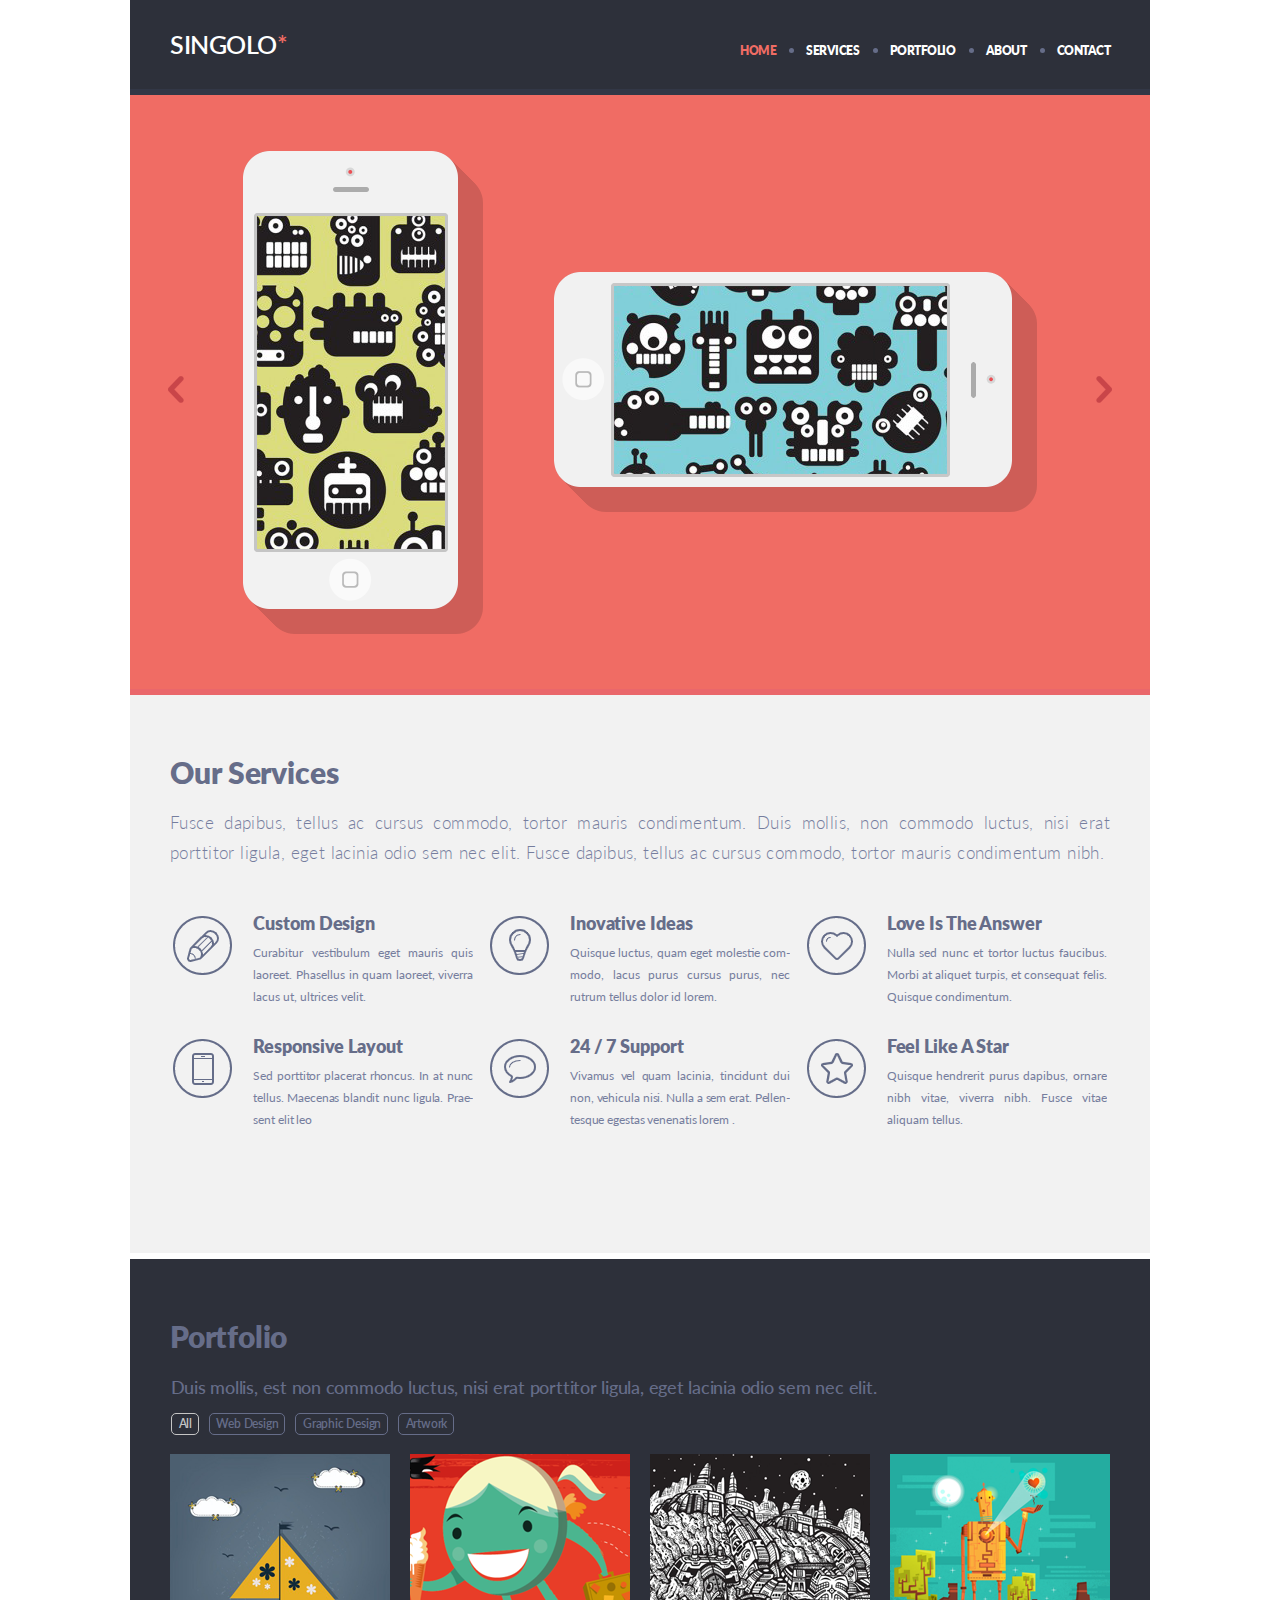
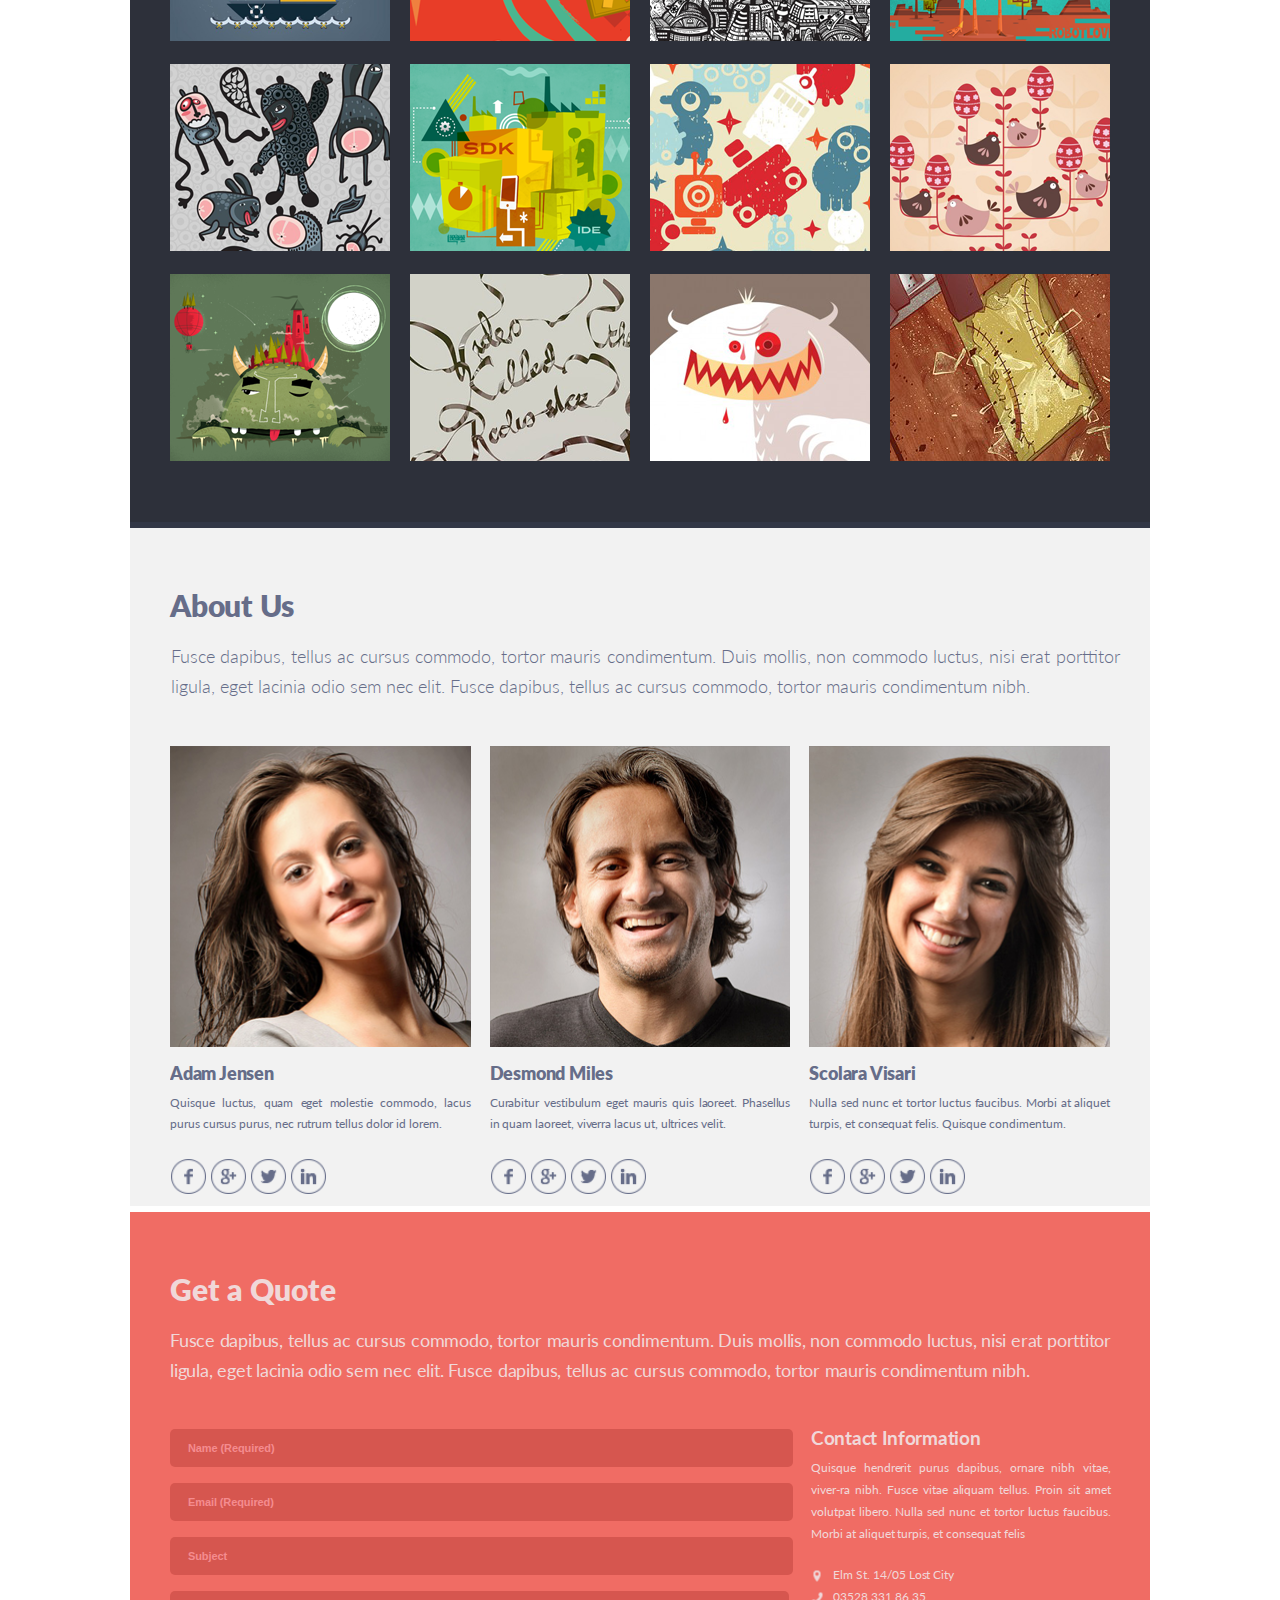
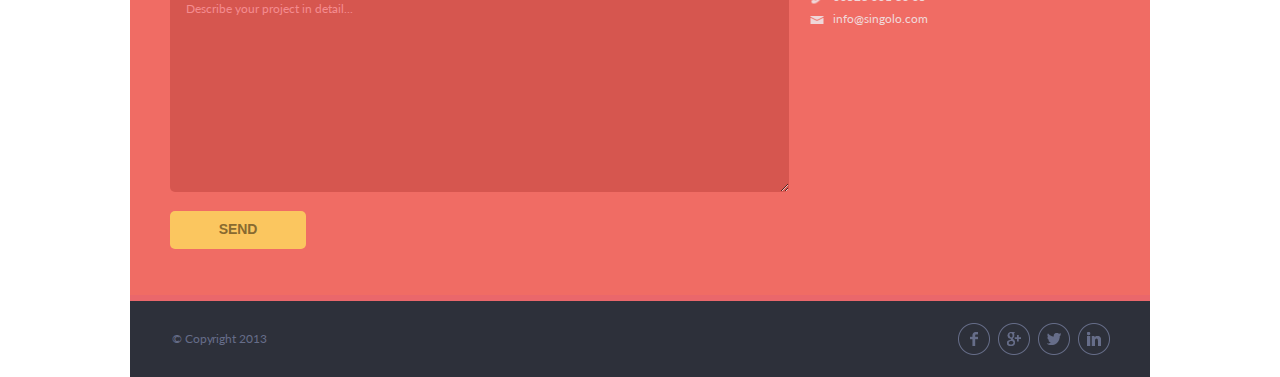
<file: index.html>
<!DOCTYPE html>
<html lang="en">

<head>
    <meta charset="UTF-8">
    <meta name="viewport" content="width=device-width, initial-scale=1.0">
    <link rel="stylesheet" type="text/css" href="style.css">
    <link rel="stylesheet" type="text/css" href="fonts.css">
    <link href="https://fonts.googleapis.com/css?family=Lato&display=swap" rel="stylesheet">
    <title>Singolo</title>
</head>

<body>
    <a href="" class="home"></a>
    <header>
        <div class="container">
            <div class="menu-btn">
                <span></span>
                <span></span>
                <span></span>
            </div>
            <div class="logo">
                <a href="#">
                    <h1>Singolo</h1>
                </a>
            </div>
            <nav>
                <ul class="navigation">
                    <li><a class="nav_active nav" href="#home">home</a></li>
                    <li><a class="nav" href="#services">services</a></li>
                    <li><a class="nav" href="#portfolio">portfolio</a></li>
                    <li><a class="nav" href="#about">about</a></li>
                    <li><a class="nav" href="#contact">contact</a></li>
                </ul>
            </nav>
        </div>
    </header>
    <main>
        <div class="container">
            <div class="slider">
                <div class="slider_container">
                    <div class="slider__images1 slider_container__phone">
                        <div id="slider__img__iphone1" class="slider__images_display">
                            <img id="iphone_1" src="assets/img/iphone.png" alt="">
                            <img id="display_1" style="opacity:1" src="assets/img/display_vertical.png" alt="">
                            <img id="shadow_1" src="assets/img/shadow_vertical.png" alt="">
                        </div>
                        <div id="slider__img__iphone2" class="slider__images_display">
                            <img id="iphone_2" src="assets/img/iphone_horizontal.png" alt="">
                            <img id="display_2" style="opacity:1" src="assets/img/display_horizontal.png" alt="">
                            <img id="shadow_2" src="assets/img/shadow_horizontal.png" alt="">
                        </div>
                    </div>
                    <div class="slider__images2 slider_container__phone">
                        <img src="assets/img/slide2.png" alt="">
                    </div>
                </div>
                <div class="nav_slider slider__prev"><img src="assets/img/prev_slider.png" alt=""></div>
                <div class="nav_slider slider__next"><img src="assets/img/next_slider.png" alt=""></div>
            </div>
        </div>
    </main>
    <section class="services">
        <div class="container">
            <div class="services__discription">
                <h2>Our Services</h2>
                <p>Fusce dapibus, tellus ac cursus commodo, tortor mauris condimentum. Duis mollis, non commodo luctus, nisi erat porttitor ligula, eget lacinia odio sem nec elit. Fusce dapibus, tellus ac cursus commodo, tortor mauris condimentum nibh.</p>
            </div>
            <div class="services__blocks">
                <div class="services__block">
                    <div class="services__block__icon">
                        <img src="assets/img/logo_pen.png" alt="">
                    </div>
                    <div class="services__block__text">
                        <h3>Custom Design</h3>
                        <p>Curabitur vestibulum eget mauris quis laoreet. Phasellus in quam laoreet, viverra lacus ut, ultrices velit.</p>
                    </div>
                </div>
                <div class="services__block">
                    <div class="services__block__icon">
                        <img src="assets/img/logo_ideas.png" alt="">
                    </div>
                    <div class="services__block__text">
                        <h3>Inovative Ideas</h3>
                        <p>Quisque luctus, quam eget molestie com-modo, lacus purus cursus purus, nec rutrum tellus dolor id lorem.</p>
                    </div>
                </div>
                <div class="services__block">
                    <div class="services__block__icon">
                        <img src="assets/img/logo_heart.png" alt="">
                    </div>
                    <div class="services__block__text">
                        <h3>Love Is The Answer</h3>
                        <p>Nulla sed nunc et tortor luctus faucibus. Morbi at aliquet turpis, et consequat felis. Quisque condimentum.</p>
                    </div>
                </div>
                <div class="services__block">
                    <div class="services__block__icon">
                        <img src="assets/img/logo_phone.png" alt="">
                    </div>
                    <div class="services__block__text">
                        <h3>Responsive Layout</h3>
                        <p class="services__block__text_transfer">Sed porttitor placerat rhoncus. In at nunc tellus. Maecenas blandit nunc ligula. Prae-sent elit leo</p>
                    </div>
                </div>
                <div class="services__block">
                    <div class="services__block__icon">
                        <img src="assets/img/logo_bubble.png" alt="">
                    </div>
                    <div class="services__block__text">
                        <h3>24 / 7 Support</h3>
                        <p class="services__block__text_transfer">Vivamus vel quam lacinia, tincidunt dui non, vehicula nisi. Nulla a sem erat. Pellen-tesque egestas venenatis lorem .</p>
                    </div>
                </div>
                <div class="services__block">
                    <div class="services__block__icon">
                        <img src="assets/img/logo_star.png" alt="">
                    </div>
                    <div class="services__block__text">
                        <h3>Feel Like A Star</h3>
                        <p>Quisque hendrerit purus dapibus, ornare nibh vitae, viverra nibh. Fusce vitae aliquam tellus.</p>
                    </div>
                </div>
            </div>
        </div>
    </section>
    <section class="portfolio">
        <div class="container">
            <h2>Portfolio</h2>
            <p>Duis mollis, est non commodo luctus, nisi erat porttitor ligula, eget lacinia odio sem nec elit.</p>
            <div class="portfolio__tags">
                <button class="tag tag_active">All</button>
                <button class="tag">Web Design</button>
                <button class="tag">Graphic Design</button>
                <button class="tag">Artwork</button>
            </div>
            <div class="portfolio__pictures">
                <div class="portfolio__pictures_img"><img alt="" src="assets/img/portfolio_1.png" class="portfolio__picture"></div>
                <div class="portfolio__pictures_img"><img alt="" src="assets/img/portfolio_2.png" class="portfolio__picture"></div>
                <div class="portfolio__pictures_img"><img alt="" src="assets/img/portfolio_3.png" class="portfolio__picture"></div>
                <div class="portfolio__pictures_img"><img alt="" src="assets/img/portfolio_4.png" class="portfolio__picture"></div>
                <div class="portfolio__pictures_img"><img alt="" src="assets/img/portfolio_5.png" class="portfolio__picture"></div>
                <div class="portfolio__pictures_img"><img alt="" src="assets/img/portfolio_6.png" class="portfolio__picture"></div>
                <div class="portfolio__pictures_img"><img alt="" src="assets/img/portfolio_7.png" class="portfolio__picture"></div>
                <div class="portfolio__pictures_img"><img alt="" src="assets/img/portfolio_8.png" class="portfolio__picture"></div>
                <div class="portfolio__pictures_img"><img alt="" src="assets/img/portfolio_9.png" class="portfolio__picture"></div>
                <div class="portfolio__pictures_img"><img alt="" src="assets/img/portfolio_10.png" class="portfolio__picture"></div>
                <div class="portfolio__pictures_img"><img alt="" src="assets/img/portfolio_11.png" class="portfolio__picture"></div>
                <div class="portfolio__pictures_img"><img alt="" src="assets/img/portfolio_12.png" class="portfolio__picture"></div>
            </div>
        </div>
    </section>
    <section class="about">
        <div class="container">
            <h2>About Us</h2>
            <p id="about_us_main">Fusce dapibus, tellus ac cursus commodo, tortor mauris condimentum. Duis mollis, non commodo luctus, nisi erat porttitor ligula, eget lacinia odio sem nec elit. Fusce dapibus, tellus ac cursus commodo, tortor mauris condimentum nibh.
            </p>
            <div class="about_us__info">
                <div class="about_us__empl">
                    <img class="about_us__photo" src="assets/img/about_us__photo-1.png" alt="Adam Jensen">
                    <h3>Adam Jensen</h3>
                    <p>Quisque luctus, quam eget molestie commodo, lacus purus cursus purus, nec rutrum tellus dolor id lorem.</p>
                    <div class="social_icons">
                        <a class="icon icon_facebook" href="#"><img src="assets/img/about_us__icon_facebook.png" alt=""></a>
                        <a class="icon icon_google" href="#"><img src="assets/img/about_us__icon_google.png" alt=""></a>
                        <a class="icon icon_twitter" href="#"><img src="assets/img/about_us__icon_twitter.png" alt=""></a>
                        <a class="icon icon_linkedin" href="#"><img src="assets/img/about_us__icon_linkedin.png" alt=""></a>
                    </div>
                </div>

                <div class="about_us__empl">
                    <img class="about_us__photo" src="assets/img/about_us__photo-2.png" alt="Desmond Miles">
                    <h3>Desmond Miles</h3>
                    <p>Curabitur vestibulum eget mauris quis laoreet. Phasellus in quam laoreet, viverra lacus ut, ultrices velit.
                    </p>
                    <div class="social_icons">
                        <a class="icon icon_facebook" href="#"><img src="assets/img/about_us__icon_facebook.png" alt=""></a>
                        <a class="icon icon_google" href="#"><img src="assets/img/about_us__icon_google.png" alt=""></a>
                        <a class="icon icon_twitter" href="#"><img src="assets/img/about_us__icon_twitter.png" alt=""></a>
                        <a class="icon icon_linkedin" href="#"><img src="assets/img/about_us__icon_linkedin.png" alt=""></a>
                    </div>
                </div>

                <div id="about_us__right" class="about_us__empl">
                    <img class="about_us__photo" src="assets/img/about_us__photo-3.png" alt="Scolara Visari">
                    <h3>Scolara Visari</h3>
                    <p>Nulla sed nunc et tortor luctus faucibus. Morbi at aliquet turpis, et consequat felis. Quisque condimentum.
                    </p>
                    <div class="social_icons">
                        <a class="icon icon_facebook" href="#"><img src="assets/img/about_us__icon_facebook.png" alt=""></a>
                        <a class="icon icon_google" href="#"><img src="assets/img/about_us__icon_google.png" alt=""></a>
                        <a class="icon icon_twitter" href="#"><img src="assets/img/about_us__icon_twitter.png" alt=""></a>
                        <a class="icon icon_linkedin" href="#"><img src="assets/img/about_us__icon_linkedin.png" alt=""></a>
                    </div>
                </div>
            </div>
        </div>
    </section>
    <section class="contact">
        <div class="container">
            <h2>Get a Quote</h2>
            <p>Fusce dapibus, tellus ac cursus commodo, tortor mauris condimentum. Duis mollis, non commodo luctus, nisi erat porttitor ligula, eget lacinia odio sem nec elit. Fusce dapibus, tellus ac cursus commodo, tortor mauris condimentum nibh.</p>
            <div class="contact_information">
                <form action="" method="POST">
                    <input id="contact_name" name="name" placeholder="Name (Required)" pattern="^[a-zA-Z]{1,20}$" type="text" required>
                    <input id="contact_email" name="email" placeholder="Email (Required)" pattern="^\w+@[a-zA-Z_]+?\.[a-zA-Z]{2,3}$" type="text" required>
                    <input id="contact_subject" name="subject" placeholder="Subject" type="text">
                    <textarea id="contact_detail" name="detail" placeholder="Describe your project in detail..." type="text"></textarea>
                    <input id="contact__send_form" type="submit" value="send">
                </form>
                <div class="quote_info">
                    <h3>Contact Information</h3>
                    <p>Quisque hendrerit purus dapibus, ornare nibh vitae, viver-ra nibh. Fusce vitae aliquam tellus. Proin sit amet volutpat libero. Nulla sed nunc et tortor luctus faucibus. Morbi at aliquet turpis, et consequat felis</p>
                    <div class="quote_info__about">
                        <div class="quote_info__about-info">
                            <div><img src="assets/img/quote_info__aboute-location.png" alt="location"></div>
                            <p>Elm St. 14/05 Lost City</p>
                        </div>
                        <div class="quote_info__about-info">
                            <div><img src="assets/img/quote_info__aboute-phone.png" alt="phone"></div>
                            <p><a href="tel:035283318635">03528 331 86 35</a></p>
                        </div>
                        <div class="quote_info__about-info">
                            <div><img src="assets/img/quote_info__aboute-mail.png" alt="mail"></div>
                            <p><a href="mailto:info@singolo.com">info@singolo.com</a></p>
                        </div>
                    </div>
                </div>
            </div>
        </div>
    </section>
    <footer>
        <div class="container">
            <div id="copyright">
                <p>&copy; Copyright 2013</p>
            </div>
            <div class="social_media">
                <a class="icon icon_facebook" href="#"><img src="assets/img/about_us__icon_facebook.png" alt=""></a>
                <a class="icon icon_google" href="#"><img src="assets/img/about_us__icon_google.png" alt=""></a>
                <a class="icon icon_twitter" href="#"><img src="assets/img/about_us__icon_twitter.png" alt=""></a>
                <a class="icon icon_linkedin" href="#"><img src="assets/img/about_us__icon_linkedin.png" alt=""></a>
            </div>
        </div>
    </footer>
    <script src="script.js"></script>
</body>

</html>
</file>
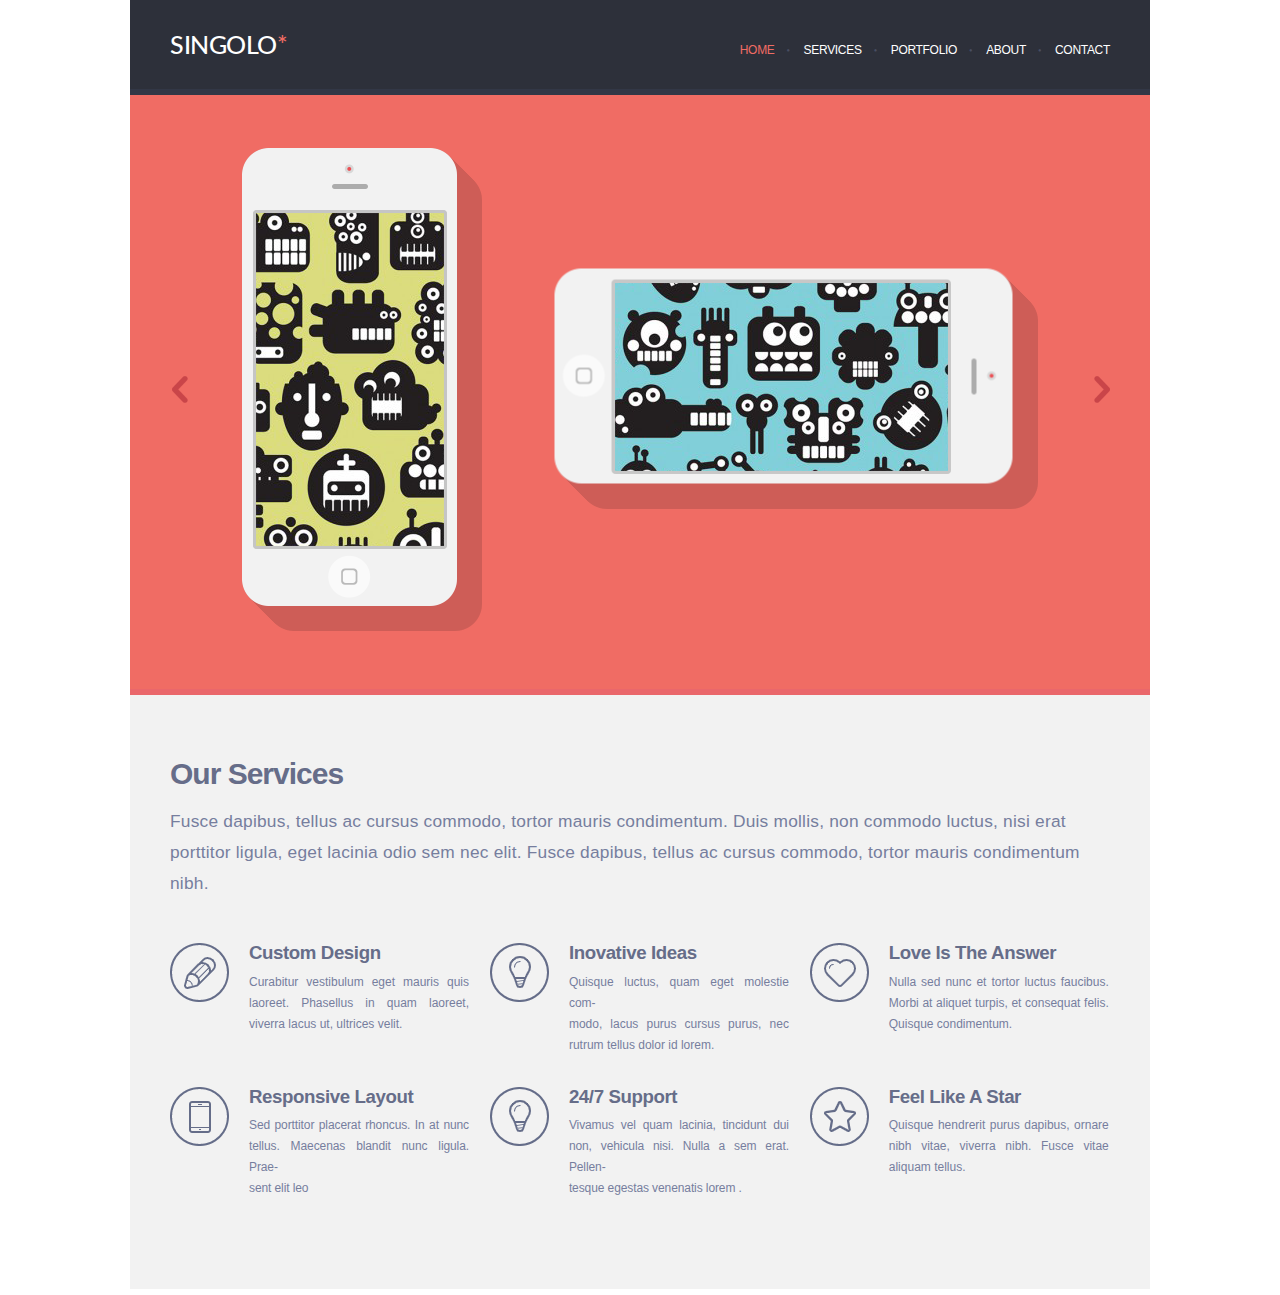
<file: singolo1.html>
<!DOCTYPE html>
<html lang="en">
<head>
    <meta charset="UTF-8">
    <meta name="viewport" content="width=device-width, initial-scale=1.0">
    <link rel="stylesheet" type="text/css" href="singolo1.css">
    <link rel="stylesheet" type="text/css" href="fonts.css">
    <link href="https://fonts.googleapis.com/css?family=Lato&display=swap" rel="stylesheet">
    <title>Singolo</title> 
</head> 
<body> 
    <header>
        <div class="container">
          <div class="logo">
            <a href="#"><h1>Singolo</h1></a>
          </div>
          <nav>
            <ul class="navigation">
              <li><a class="active" href="#">home</a></li>
              <li><a href="#">services</a></li>
              <li><a href="#">portfolio</a></li>
              <li><a href="#">about</a></li>
              <li><a href="#">contact</a></li>
            </ul>
          </nav>
        </div>
      </header>
    <main>
        <div class="container">
          <div class="slider">
            <div class="slider__images">
              <div id="slider__img__iphone1">
                <img id="iphone_1" src="assets/img/iphone.png" alt="">
                <img id="shadow_1" src="assets/img/shadow_vertical.png" alt="">
                <img id="display_1" src="assets/img/display_vertical.png" alt=""></div>
            <div id="slider__img__iphone2">
                <img id="iphone_2" src="assets/img/iphone.png" alt="">
                <img id="shadow_2" src="assets/img/shadow_horizontal.png" alt="">
                <img id="display_2" src="assets/img/display_horizontal.png" alt="">
            </div> 
            </div>
            <div class="slider__prev"><img src="assets/img/prev_slider.png" alt=""></div>
            <div class="slider__next"><img src="assets/img/next_slider.png" alt=""></div>
          </div>
        </div>
    </main>
    <div class="services">
        <div class="container">
          <div class="services__discription">
            <h2>Our Services</h2>
            <p>Fusce dapibus, tellus ac cursus commodo, tortor mauris condimentum. Duis mollis, non commodo luctus, nisi erat porttitor ligula, eget lacinia odio sem nec elit. Fusce dapibus, tellus ac cursus commodo, tortor mauris condimentum nibh.</p>
          </div>
          <div class="services__blocks">
            <div class="services__block">
              <div class="services__block__icon">
                <img src="assets/img/logo_pen.png" alt="">
              </div>
              <div class="services__block__text">
                <h3>Custom Design</h3>
                <p>Curabitur vestibulum eget mauris quis laoreet. Phasellus in quam laoreet, viverra lacus ut, ultrices velit.</p>
              </div>
          </div>
          <div class="services__block">
            <div class="services__block__icon">
              <img src="assets/img/logo_ideas.png" alt="">
            </div>
            <div class="services__block__text">
              <h3>Inovative Ideas</h3>
              <p>Quisque luctus, quam eget molestie com-<br>modo, lacus purus cursus purus, nec rutrum tellus dolor id lorem.</p>
            </div>
          </div>
          <div class="services__block">
            <div class="services__block__icon">
              <img src="assets/img/logo_heart.png" alt="">
            </div>
            <div class="services__block__text">
              <h3>Love Is The Answer</h3>
              <p>Nulla sed nunc et tortor luctus faucibus. Morbi at aliquet turpis, et consequat felis. Quisque condimentum.</p>
            </div>
          </div>
          <div class="services__block">
            <div class="services__block__icon">
              <img src="assets/img/logo_phone.png" alt="">
            </div>
            <div class="services__block__text">
              <h3>Responsive Layout</h3>
              <p class="services__block__text_transfer">Sed porttitor placerat rhoncus. In at nunc tellus. Maecenas blandit nunc ligula. Prae-<br>sent elit leo</p>
            </div>
          </div>
          <div class="services__block">
            <div class="services__block__icon">
              <img src="assets/img/logo_ideas.png" alt="">
            </div>
            <div class="services__block__text">
              <h3>24/7 Support</h3>
              <p class="services__block__text_transfer">Vivamus vel quam lacinia, tincidunt dui non, vehicula nisi. Nulla a sem erat. Pellen-<br> tesque egestas venenatis lorem .</p>
            </div>
          </div>
          <div class="services__block">
            <div class="services__block__icon">
              <img src="assets/img/logo_star.png" alt="">
            </div>
            <div class="services__block__text">
              <h3>Feel Like A Star</h3>
              <p>Quisque hendrerit purus dapibus, ornare nibh vitae, viverra nibh. Fusce vitae aliquam tellus.</p>
            </div>
          </div>
        </div>
        </div>
    </div>
</body> 
</html>
</file>
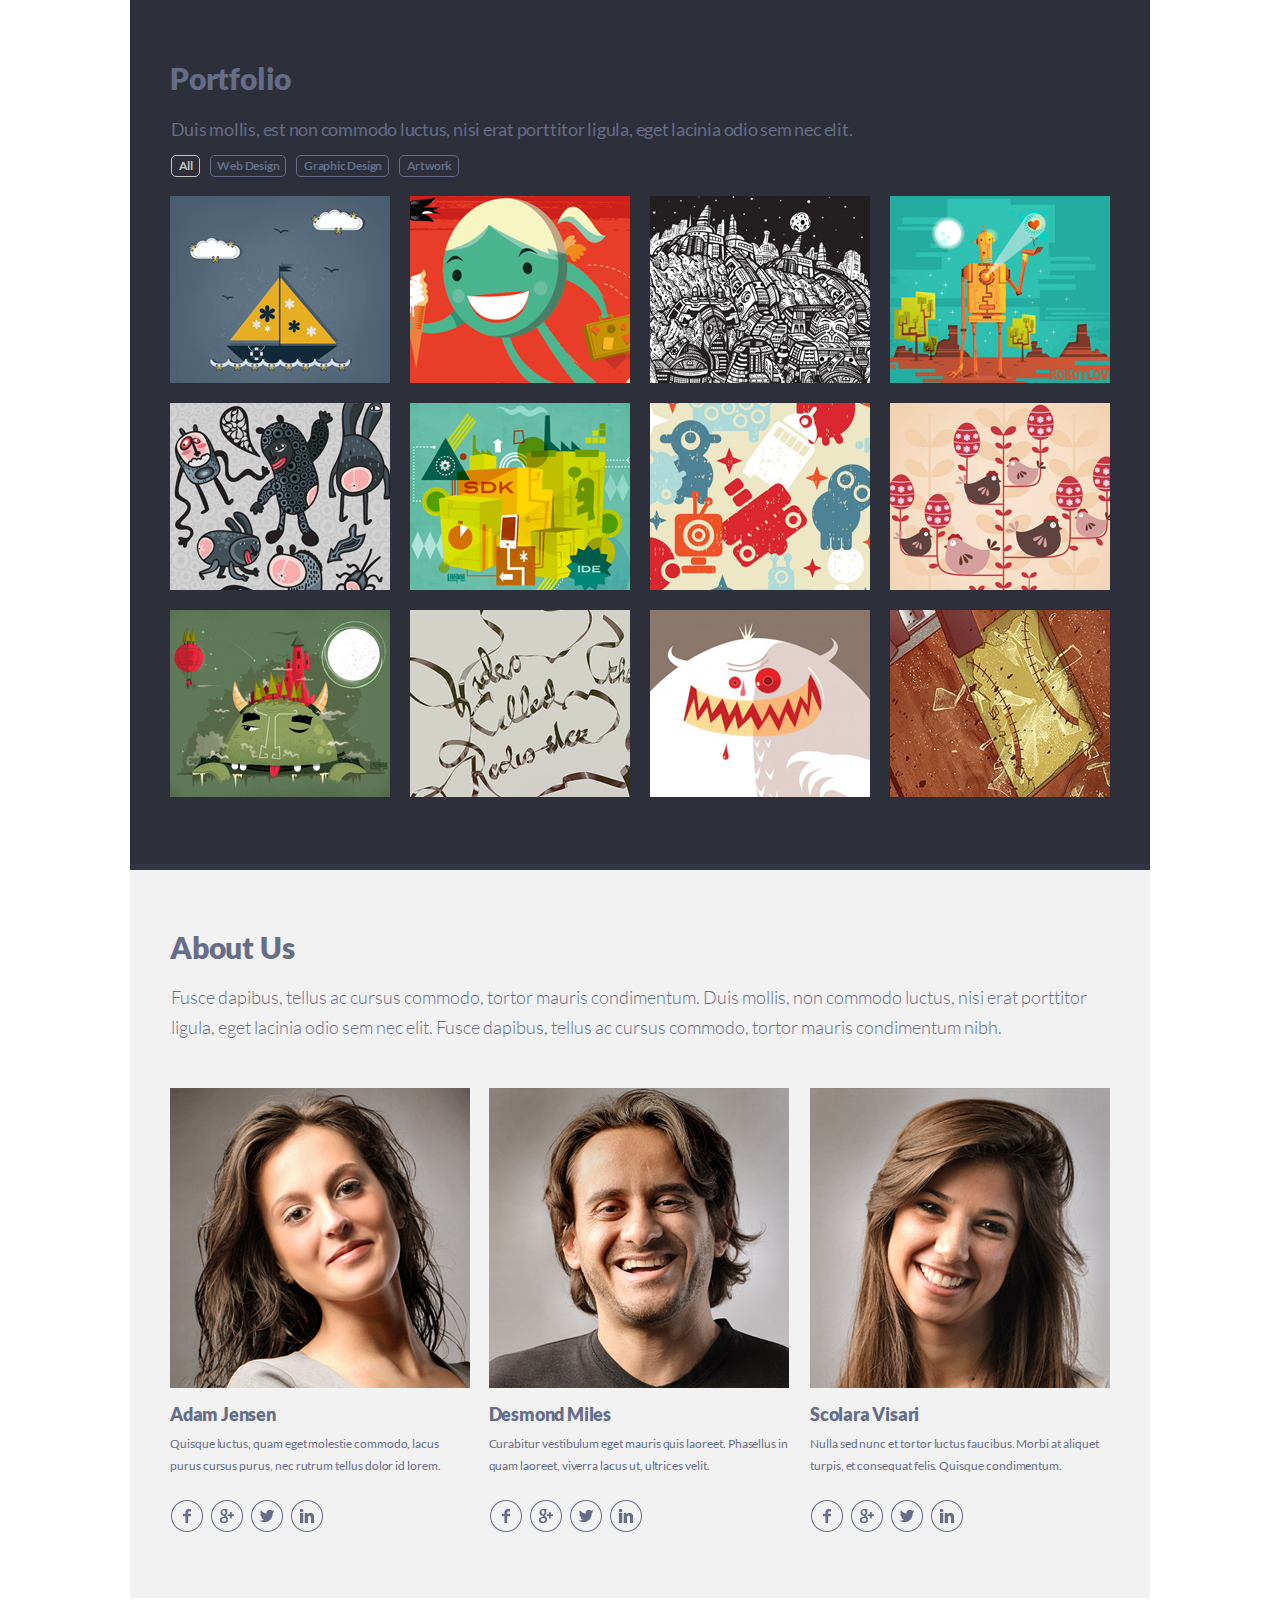
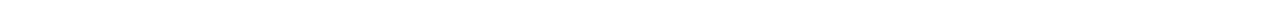
<file: singolo2.html>
<!DOCTYPE html>
<html lang="en">
<head>
    <meta charset="UTF-8">
    <meta name="viewport" content="width=device-width, initial-scale=1.0">
    <link rel="stylesheet" type="text/css" href="singolo2.css">
    <link rel="stylesheet" type="text/css" href="fonts.css">
    <title>Singolo</title> 
</head> 
<body> 
    <section class="portfolio">
        <div class="container">
            <h2>Portfolio</h2>
            <p>Duis mollis, est non commodo luctus, nisi erat porttitor ligula, eget lacinia odio sem nec elit.</p>
            <div class="portfolio__tags">
                <button class="tag_active">All</button>
                <button class="tag">Web Design</button>
                <button class="tag">Graphic Design</button>
                <button class="tag">Artwork</button>
            </div>
            <div class="portfolio__pictures">
                <img alt="" src="assets/img/portfolio_1.png" class="portfolio__picture">
                <img alt="" src="assets/img/portfolio_2.png" class="portfolio__picture">
                <img alt="" src="assets/img/portfolio_3.png" class="portfolio__picture">
                <img alt="" src="assets/img/portfolio_4.png" class="portfolio__picture">
                <img alt="" src="assets/img/portfolio_5.png" class="portfolio__picture">
                <img alt="" src="assets/img/portfolio_6.png" class="portfolio__picture">
                <img alt="" src="assets/img/portfolio_7.png" class="portfolio__picture">
                <img alt="" src="assets/img/portfolio_8.png" class="portfolio__picture">
                <img alt="" src="assets/img/portfolio_9.png" class="portfolio__picture">
                <img alt="" src="assets/img/portfolio_10.png" class="portfolio__picture">
                <img alt="" src="assets/img/portfolio_11.png" class="portfolio__picture">
                <img alt="" src="assets/img/portfolio_12.png" class="portfolio__picture">
            </div>
        </div>
        <div class="portfolio__line"></div>
    </section>


    <section class="about_us">
        <div class="container">
            <h2>About Us</h2>
            <p id="about_us_main">Fusce dapibus, tellus ac cursus commodo,
                 tortor mauris condimentum. Duis mollis, non commodo luctus, nisi erat porttitor ligula, 
                 eget lacinia odio sem nec elit. Fusce dapibus,
                 tellus ac cursus commodo, tortor mauris condimentum nibh.
            </p>
            <div class="about_us__info">
                <div class="about_us__empl">
                    <img class="about_us__photo" src="assets/img/about_us__photo-1.png" alt="Adam Jensen">
                    <h3>Adam Jensen</h3>
                    <p>Quisque luctus, quam eget molestie commodo, lacus purus cursus purus,
                         nec rutrum tellus dolor id lorem.</p>
                    <div class="social_icons">
                        <a class="icon icon_facebook" href="#"><img src="assets/img/about_us__icon_facebook.png" alt=""></a>
                        <a class="icon icon_google" href="#"><img src="assets/img/about_us__icon_google.png" alt=""></a>
                        <a class="icon icon_twitter" href="#"><img src="assets/img/about_us__icon_twitter.png" alt=""></a>
                        <a class="icon icon_linkedin" href="#"><img src="assets/img/about_us__icon_linkedin.png" alt=""></a>
                    </div>
                </div>
        
                <div class="about_us__empl">
                    <img class="about_us__photo" src="assets/img/about_us__photo-2.png" alt="Desmond Miles">
                    <h3>Desmond Miles</h3>
                    <p>Curabitur vestibulum eget mauris quis laoreet. Phasellus in quam laoreet, 
                        viverra lacus ut, ultrices velit.
                    </p>
                    <div class="social_icons">
                        <a class="icon icon_facebook" href="#"><img src="assets/img/about_us__icon_facebook.png" alt=""></a>
                        <a class="icon icon_google" href="#"><img src="assets/img/about_us__icon_google.png" alt=""></a>
                        <a class="icon icon_twitter" href="#"><img src="assets/img/about_us__icon_twitter.png" alt=""></a>
                        <a class="icon icon_linkedin" href="#"><img src="assets/img/about_us__icon_linkedin.png" alt=""></a>
                    </div>
                </div>
        
                <div id="about_us__right" class="about_us__empl">
                    <img class="about_us__photo" src="assets/img/about_us__photo-3.png" alt="Scolara Visari">
                    <h3>Scolara Visari</h3>
                    <p>Nulla sed nunc et tortor luctus faucibus. Morbi at aliquet turpis,
                         et consequat felis. Quisque condimentum.
                    </p>
                    <div class="social_icons">
                        <a class="icon icon_facebook" href="#"><img src="assets/img/about_us__icon_facebook.png" alt=""></a>
                        <a class="icon icon_google" href="#"><img src="assets/img/about_us__icon_google.png" alt=""></a>
                        <a class="icon icon_twitter" href="#"><img src="assets/img/about_us__icon_twitter.png" alt=""></a>
                        <a class="icon icon_linkedin" href="#"><img src="assets/img/about_us__icon_linkedin.png" alt=""></a>
                    </div>
                </div>
            </div>
        </div>
        <div class="about_us__line"></div>
    </section>
</body> 
</html>
</file>
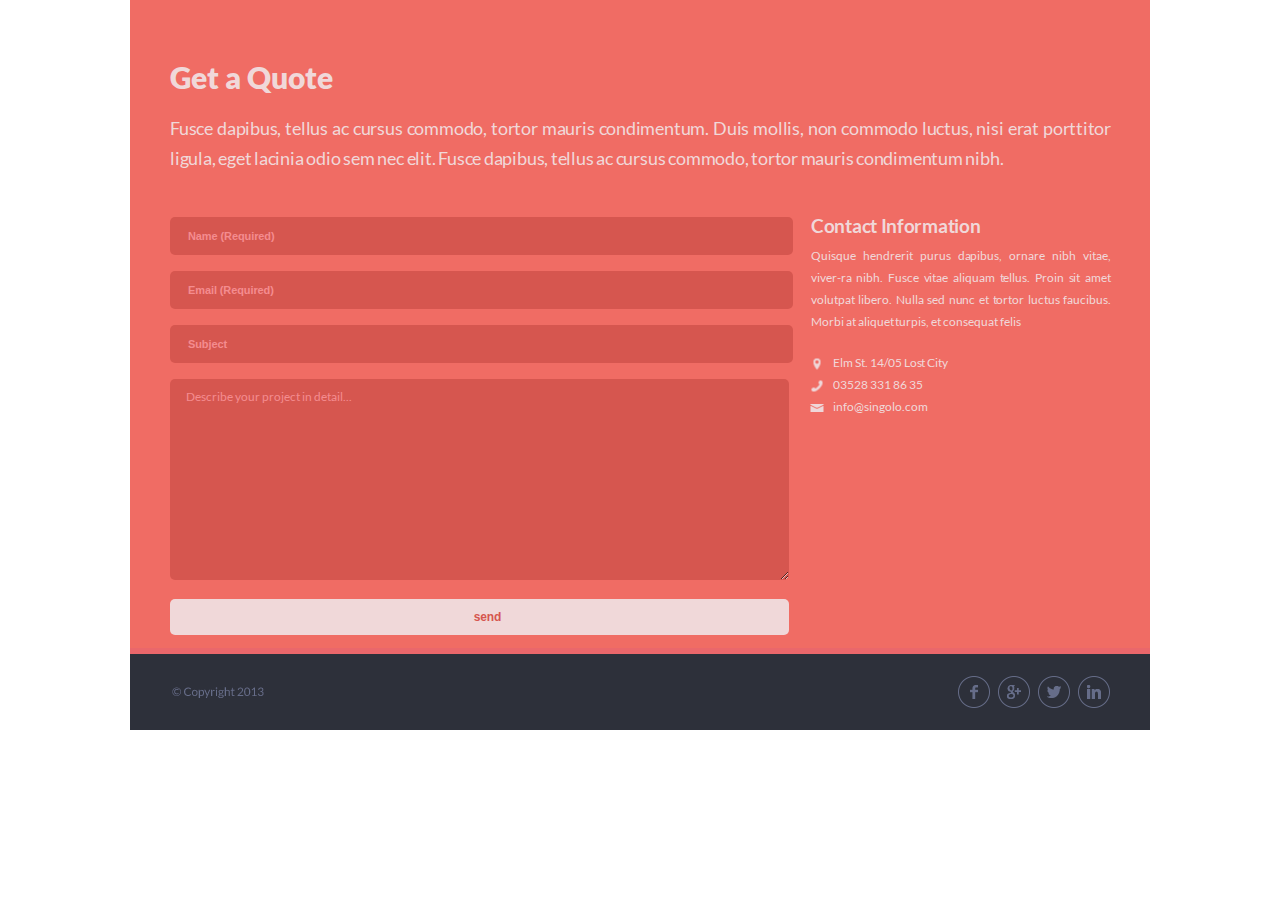
<file: singolo3.html>
<!DOCTYPE html>
<html lang="en">

<head>
    <meta charset="UTF-8">
    <meta name="viewport" content="width=device-width, initial-scale=1.0">
    <link rel="stylesheet" type="text/css" href="singolo3.css">
    <link rel="stylesheet" type="text/css" href="fonts.css">
    <title>Singolo</title>
</head>

<body>
    <section class="quote">
        <div class="container">
            <h2>Get a Quote</h2>
            <p>Fusce dapibus, tellus ac cursus commodo, tortor mauris condimentum. Duis mollis, non commodo luctus, nisi erat porttitor ligula, eget lacinia odio sem nec elit. Fusce dapibus, tellus ac cursus commodo, tortor mauris condimentum nibh.</p>
            <div class="contact_information">
                <form action="#" method="POST">
                    <input name="name" placeholder="Name (Required)" pattern="^[a-zA-Z]{1,20}$" type="text" required>
                    <input name="email" placeholder="Email (Required)" pattern="^\w+@[a-zA-Z_]+?\.[a-zA-Z]{2,3}$" type="text" required>
                    <input name="subject" placeholder="Subject" type="text">
                    <textarea name="detail" placeholder="Describe your project in detail..." type="text"></textarea>
                    <input id="contact__send_form" type="submit" value="send">
                </form>
                <div class="quote_info">
                    <h3>Contact Information</h3>
                    <p>Quisque hendrerit purus dapibus, ornare nibh vitae, viver-ra nibh. Fusce vitae aliquam tellus. Proin sit amet volutpat libero. Nulla sed nunc et tortor luctus faucibus. Morbi at aliquet turpis, et consequat felis</p>
                    <div class="quote_info__about">
                        <div class="quote_info__about-info">
                            <div><img src="assets/img/quote_info__aboute-location.png" alt="location"></div>
                            <p>Elm St. 14/05 Lost City</p>
                        </div>
                        <div class="quote_info__about-info">
                            <div><img src="assets/img/quote_info__aboute-phone.png" alt="phone"></div>
                            <p>03528 331 86 35</p>
                        </div>
                        <div class="quote_info__about-info">
                            <div><img src="assets/img/quote_info__aboute-mail.png" alt="mail"></div>
                            <p>info@singolo.com</p>
                        </div>
                    </div>
                </div>
            </div>
        </div>
        <div class="quote_line"></div>
    </section>
    <footer>
        <div class="container">
            <div id="copyright">
                <img src="assets/img/copyright.png" alt="">
            </div>
            <div class="social_media">
                <a class="icon icon_facebook" href="#"><img src="assets/img/about_us__icon_facebook.png" alt=""></a>
                <a class="icon icon_google" href="#"><img src="assets/img/about_us__icon_google.png" alt=""></a>
                <a class="icon icon_twitter" href="#"><img src="assets/img/about_us__icon_twitter.png" alt=""></a>
                <a class="icon icon_linkedin" href="#"><img src="assets/img/about_us__icon_linkedin.png" alt=""></a>
            </div>
        </div>
    </footer>
</body>

</html>
</file>
<file: style.css>
html {
    padding: 0;
    margin: 0;
    width: 100%;
    min-height: 100%;
}

body {
    width: 100%;
    height: 100%;
    max-width: 1020px;
    margin: 0 auto;
    padding: 0;
}

.container {
    font-family: 'Lato';
    color: #666d89;
}

header {
    background-color: #2d303a;
    width: 100%;
    max-width: 1020px;
    height: 89px;
    border-bottom: 6px solid #323746;
    position: sticky;
    position: -webkit-sticky;
    top: 0;
    z-index: 1000;
}

header .container {
    padding: 0;
    height: 83px;
}
.menu-btn {
       display: none; 
}

.logo {
    float: left;
    margin: 12px 0 0 40px;
}

.logo a {
    text-decoration: none;
}

.logo h1 {
    letter-spacing: -0.5px;
    font-size: 25px;
    color: #ffffff;
    font-family: "Lato";
    font-weight: 600;
    text-transform: uppercase;
}

.logo h1::after {
    content: '*';
    color: #f06c64;
}

.logo h1:hover {
    color: #f06c64;
    cursor: pointer;
}

nav {
    float: right;
    margin: 39px 40px 0 0;
}

.navigation {
    width: 370px;
    display: flex;
    margin: 0;
    padding: 0;
    justify-content: space-between;
}

.navigation li {
    padding: 0;
    border: 0;
    margin: 0;
}

.navigation .nav_active {
    color: #f06c64;
}

.navigation li:first-child {
    list-style-type: none;
    padding: 0px 0px;
}

.navigation li a {
    font-weight: 800;
    font-family: 'Lato', sans-serif;
    font-size: 0.77em;
    text-transform: uppercase;
    letter-spacing: -0.5px;
    color: #fff;
    text-decoration: none;
}

.navigation li a:hover {
    color: #f06c64;
    cursor: pointer;
}

main {
    position: relative;
    width: 100%;
    max-height: 600px;
    height: 58.236vw;
}

.slider {
    position: absolute;
    height: 100%;
    width: 100%;
    max-width: 1020px;
    overflow: hidden;
}

.slider_container {
    position: absolute;
    width: 100%;
    height: 100%;
    display: flex;
    transition: transform 0.8s ease;
}

.slider_container__phone {
    position: relative;
    width: 100%;
    height: 100%;
    flex: 0 0 100%;
}

.slider__images2 {
    border-bottom: 6px solid white;
}

.slider__images2 img {
    width: 100%;
}

.slider__images1 {
    max-height: 594px;
    display: flex;
    background-color: rgb(240, 108, 100);
    border-bottom: 6px solid rgb(234, 103, 107);
}

#slider__img__iphone1 {
    position: relative;
    width: 240px;
    height: 483px;
    margin: auto;
    margin-right: 0;
}

#iphone_1 {
    position: absolute;
    z-index: 1;
    cursor: pointer;
}

#shadow_1 {
    width: 100%;
    position: absolute;
    z-index: 0;
}

#display_1 {
    position: absolute;
    z-index: 2;
    margin: 62px 0 0 11px;
}

#slider__img__iphone2 {
    position: relative;
    width: 483px;
    height: 240px;
    margin: auto;
    margin-left: 71px;
}

#iphone_2 {
    position: absolute;
    z-index: 1;
    cursor: pointer;
}

#shadow_2 {
    width: 100%;
    position: absolute;
    z-index: 0;
}

#display_2 {
    position: absolute;
    z-index: 2;
    margin: 11px 0 0 57px;
}

.slider__images_display {
    transition: .4s;
}
.nav_slider {
    position: absolute;
    height: 100%;
    max-height: 589px;
    width: 9%;
    cursor: pointer;
    z-index: 4;
    top: 0;
    display: flex;
}
.slider__prev {
    left: 0;
}

.nav_slider img {
    margin: auto;
}

.slider__next {
    right: 0;
}

.nav_slider:hover {
    opacity: 0.1;
    z-index: 4;
    max-height: 594px;
    width: 9%;
    height: 100%;
    background-color: white;
}

.services {
    position: relative;
    background-color: #f2f2f2;
    min-height: 494px;
    padding-bottom: 64px;
    border-bottom: 6px solid #ffffff;
}

.services .container {
    padding: 0;
}

.services__discription {
    padding: 34px 40px 0px 40px;
}

.services__discription h2 {
    font-family: 'Lato';
    font-size: 30px;
    letter-spacing: -0.1px;
    color: #666d89;
    margin-bottom: 0;
    font-weight: 800;
}

.services__discription p {
    font-size: 17px;
    line-height: 1.8;
    color: #767e9e;
    text-align: justify;
    margin-top: 18px;
    letter-spacing: 0.42px;
    font-weight: 300;
}

.services__blocks {
    min-height: 246px;
    display: inline-flex;
    flex-wrap: wrap;
    margin-left: 30px;
    margin-right: 40px;
    justify-content: space-around;
}

.services__block {
    position: relative;
    height: 123px;
    display: flex;
    overflow: hidden;
}

.services__block__icon {
    position: relative;
    margin: 30px 10px 0px 10px;
}

.services__block__text {
    margin: 7px 0 0 11px;
    max-width: 220px;
    color: #666d89;
}

.services__block__text h3 {
    font-size: 18px;
    letter-spacing: -0.1px;
    margin-top: 19px;
    margin-bottom: 0;
    font-weight: 800;
}

.services__block__text p {
    margin-top: 8px;
    font-size: 9pt;
    color: #767e9e;
    line-height: 22px;
    text-align: justify;
}

.services__block__text_transfer {
    letter-spacing: -0.1px;
}

.portfolio {
    min-height: 863px;
    position: relative;
    background-color: #2d303a;
    padding: 0;
    margin: 0;
    border-bottom: 6px solid #323746;
}

.portfolio .container {
    padding: 30px;
}

.about .container h2,
.portfolio .container h2 {
    padding-top: 4px;
    padding-left: 10px;
    font-size: 30px;
    font-weight: 800;
    letter-spacing: -0.2px;
    margin-bottom: 0;
}

.portfolio p {
    width: 92%;
    font-weight: 500;
    padding-left: 10.5px;
    padding-top: 22px;
    margin: 0;
    font-size: 13.5pt;
    letter-spacing: -0.23px;
}

.portfolio__tags {
    margin-left: 11px;
    display: flex;
    flex-wrap: wrap;
    padding-top: 15px;
}

.portfolio__tags button {
    border-radius: 5px;
    margin-right: 10px;
    font-size: 9pt;
    font-family: 'Lato';
    font-weight: 600;
    text-align: center;
    padding-bottom: 2px;
    padding-left: 6.5px;
    letter-spacing: -0.15pt;
    height: 22px;
    background-color: Transparent;
    outline: none;
}

.portfolio__tags button:hover {
    background-color: white;
    color: black;
    cursor: pointer;
    outline: none;
}

.tag {
    color: #666d89;
    border: 1px solid #666d89;
}

.tag_active {
    color: #c5c5c5;
    border: 1px solid #c5c5c5;
}

.portfolio__pictures {
    padding-top: 9px;
    padding-bottom: 9px;
    display: flex;
    flex-wrap: wrap;
    overflow: hidden;
    justify-content: space-between;
}

.porfolio__img__active {
    outline: 5px solid #f06c64;
    transition: outline 0.3s, transform 0.3s linear;
}

.portfolio__pictures img {
    width: 100%;   
}

.portfolio__line {
    position: absolute;
    width: 100%;
    height: 6px;
    background-color: #323746;
    bottom: 0;
}

.about {
    position: relative;
    background-color: #f2f2f2;
    padding: 0;
    margin: 0;
    border-bottom: 6px solid #ffffff;
}

.about .container {
    padding: 30px 30px 0 30px;
}

#about_us_main {
    padding-left: 10.5px;
    margin-top: 18px;
    font-size: 13.5pt;
    line-height: 30px;
    color: #666d89;
    font-weight: 300;
    text-align: justify;
}

.about_us__info {
    max-width: 940px;
    margin-top: 45px;
    margin-left: 10px;
    display: flex;
    justify-content: space-between;
    
}
.about_us__info img {
        width: 100%;
    
}
.about_us__empl {
    width: calc(100%/3);
    height: 460px;
    margin-right: 19px;
}

#about_us__right {
    margin-right: 0;
}

.about_us__empl h3 {
    font-size: 18px;
    margin-top: 12px;
    font-weight: 800;
    letter-spacing: -0.2px;
    margin-bottom: 0px;
    overflow: hidden;
    white-space: nowrap;
}

.about_us__empl p {
    font-size: 12px;
    margin-top: 8px;
    line-height: 21.5px;
    letter-spacing: -0.06px;
    text-align: justify;
}

.social_icons {
    margin-top: 24px;
    padding-left: 1px;
}

.icon {
    display: inline-block;
    height: 32px;
}

.icon img:hover {
    background-color: burlywood;
    border-radius: 20px;
}

.icon img {
    margin-right: 5px;
}

.contact {
    min-height: 648px;
    position: relative;
    background-color: #f06c64;
    padding: 0;
    margin: 0;
    color: #f0d8d9;
    border-bottom: 6px solid #ea676b;
}

.contact .container {
    padding: 59px 39px 30px 40px;
    font-family: 'Lato';
    color: #f0d8d9;
}

.contact h2 {
    font-size: 30px;
    margin: 0;
    font-weight: 800;
}

.contact p {
    margin-top: 18px;
    text-align: justify;
    font-size: 18px;
    letter-spacing: -0.22px;
    line-height: 30px;
    font-weight: 400;
}

.contact_information {
    display: flex;
    justify-content: space-between;
}


.contact_information .quote_info {
    width: 300px;
    text-align: left;
}

.quote_info h3 {
    margin: 24px 0 0 0;
    letter-spacing: -0.3px;
}

.quote_info p {
    margin-top: 8px;
    letter-spacing: -0.03px;
    font-size: 12px;
    line-height: 22px;
}

::placeholder {
    color: #f48c8f;
    margin-left: 16px;
}

.contact_information form {
    width: 619px;
    margin: 26px 20px 0 0;
}

.contact_information form input {
    max-width: 619px;
    width: 100%;
    margin-bottom: 16px;
    border: none;
    border-radius: 5px;
    background-color: #d6564f;
    color: #f0d8d9;
    font-size: 11px;
    text-indent: 16px;
    font-weight: 600;
    letter-spacing: -0.1px;
}

.contact_information form input:focus::-webkit-input-placeholder {
    text-indent: 400px;
    transition: text-indent 0.3s ease;
    vertical-align: top;
}

.contact_information form input:nth-child(-n+3) {
    height: 36px;
}

.contact_information form textarea {
    max-width: 619px;
    width: 100%;
    padding: 7px 0 0 0;
    margin-bottom: 16px;
    border: none;
    border-radius: 5px;
    background-color: #d6564f;
    text-indent: 16px;
    height: 194px;
    font-size: 12px;
    line-height: 22px;
    color: #f48c8f;
    font-family: "Lato";
    font-weight: 400;
    text-align: left;
}

#contact__send_form {
    min-width: unset;
    height: 38px;
    width: 136px;
    background-color: #FBC65F;
    color: #886A30;
    font-size: 12px;
    cursor: pointer;
    text-indent: unset;
    font-size: 14px;
    line-height: 17px;
    text-transform: uppercase;
}

.quote_info__about {
    margin: 20px 0 0 -5px;
    padding: 0;
}

.quote_info__about-info {
    height: 22px;
    margin: 0;
    padding: 0;
    position: relative;
    width: 250px;
}

.quote_info__about-info div {
    width: 22px;
    height: 22px;
    position: relative;
    margin: 0;
    padding: 0;
}

.quote_info__about-info img {
    margin: 0;
    position: absolute;
    top: 50%;
    left: 50%;
    margin-right: -50%;
    transform: translate(-50%, -50%)
}

.quote_info__about-info p {
    display: block;
    position: absolute;
    top: 6px;
    left: 27px;
    width: 200px;
    margin: 0;
    line-height: 8px;
}

footer {
    height: 76.10px;
    position: relative;
    background-color: #2d303a;
    padding: 0;
    margin: 0;
}

footer .container {
    margin: 0;
    padding: 0;
}

#copyright {
    margin-left: 42px;
    margin-top: 18px;
    width: 200px;
    float: left;
}

#copyright p {
    font-size: 12px;
    letter-spacing: -0.1px;
}

.social_media {
    width: 162px;
    margin-right: 30px;
    margin-top: 22px;
    float: right;
}

.social_icons {
    padding-left: 1px;
}

.quote_info__about-info a {
    text-decoration: none;
    color: #f0d8d9;
}

.icon {
    float: left;
    height: 32px;
    width: 35px;
    margin-right: 5px;
}

.icon img:hover {
    background-color: burlywood;
    border-radius: 20px;
}

.icon img {
    margin-right: 5px;
}

.modal {
    position: fixed;
    width: 100vw;
    height: 100vh;
    background-color: rgb(0, 0, 0, 0.5);
    top: 0;
    left: 0;
    z-index: 1001;
}

#modal_message {
    position: relative;
    margin: 0 auto;
    top: 30%;
    display: flex;
    flex-direction: column;
    width: 260px;
    height: 180px;
    padding: 10px;
    font-size: 16px;
    color: #f0d8d9;
    background-color: #666d89;
    border: 1px solid rgb(134, 134, 134);
    border-radius: 15px;
    font-family: 'Lato';
    overflow: hidden;
}

#modal_message button {
    position: relative;
    border-radius: 5px;
    border: none;
    bottom: -25px;
    height: 30px;
    cursor: pointer;
}

#modal_message p {
    margin: 0;
    border-bottom: 1px solid;
    overflow: hidden;
    height: 40px;
}

.portfolio__pictures_img {
    /* flex: 1fr 1fr 1fr 1fr; */
    margin: 10px;
}

/* ################################################ @media ################################################### */

@media only screen and (max-width: 1019px) and (min-width: 768px){

    .portfolio__pictures_img {
        /* flex: 1fr 1fr 1fr; */
        width: calc(100% / 3 - 20px);
        margin: 10px;
    }
    #slider__img__iphone1 {
        width: 180.71px;
        height: 363.67px;
        margin: auto;
        margin-right: 59px;
    }
    #iphone_1 {
        width: 162px;
    }
    
    #display_1 {
        margin: 46px 0 0 8px;
        width: 147px;
    }

    #slider__img__iphone2 {
        width: 363.67px;
        height: 180.71px;
        margin: auto;
        margin-left: 0px;
    }
    #iphone_2 {
        width: 344.26px;
    }
    
    #display_2 {
        margin: 10px 0 0 45px;
        width: 250.73px;
    }

    .services__blocks {
        margin-left: 31px;
        margin-right: 74px;
    }

    .contact_information form {
        margin: 26px 29px 0 0;
    }

    .contact_information form input {
        min-width: 442px;
    }

    .quote_info p {
        width: 221px;
    }

    .social_icons {
        margin-top: 0;
    }

    .about_us__empl p {
        height: 63px;
    }

    .services__discription {
        padding: 3px 32px 0px 32px;
    }
    .services__discription p {
        text-align: left;
    }
  }

@media only screen and (max-width: 767px) {
    header {
        height: 65px;
    }
    header .container {
        height: 71px;
        display: flex;
    }
    .logo {
        margin: auto;
    }

    nav {
        display: none;
    }
    #slider__img__iphone1 {
        width: 88.24px;
        height: 177.57px;
        margin: auto;
        margin-right: 25px;
    }
    #iphone_1 {
        width: 79.28px;
    }
    
    #display_1 {
        margin: 24px 0 0 5px;
        width: 69.12px;
        height: 122.43px;
    }

    #slider__img__iphone2 {
        width: 177.57px;
        height: 88.24px;
        margin: auto;
        margin-left: 0px;
    }
    #iphone_2 {
        width: 168.1px;
    }
    
    #display_2 {
        margin: 4px 0 0 22px;
        width: 122.43px;
    }

    .services__blocks {
        margin: -25px 43px -50px 22px;
    }

    .about .container h2, .portfolio .container h2 {
        margin: 0;
    }
    .portfolio {
        height: 844px;
    }
    .portfolio p {
        line-height: 30px;
    }

    .portfolio__pictures {
        padding-top: 19px;
        height: 558px;
    }
    .portfolio__pictures_img {
        width: calc(100% / 2 - 13px);
        margin: 7px 6.5px;
    }

    .portfolio__tags {
        padding-top: 24px;
    }

    .about_us__info {
        flex-wrap: wrap;
        margin: 0;
       
    }

    .about_us__empl {
        width: 100%;
        margin-bottom: 34px;
        margin-right: 1px;
    }
    .contact_information form {
        margin: 0;
    }

    .contact_information {
        flex-wrap: wrap;
    }

    .about_us__empl {
        height: unset;
    }

    #copyright {
        display: none;
    }

    footer .container {
        display: flex;
        height: 100%;
    }
    .social_media {
        margin: auto;
    }

    /* ####################################### menu-btn ###################################################### */

    .menu-btn {
        display: flex;
        flex-direction: column;
        justify-content: space-between;
        margin-left: 20px;
        margin-top: 26px;
        width: 25px;
        height: 20px;
        position: fixed;
        z-index: 1001;
    }

    .menu-btn span {
        display: block;
        background-color: #ffffff;
        width: 100%;
        height: 2.4px;
        border-radius: 5px;
    }

    #contact__send_form {
        width: 100%;
    }

  }

  @media only screen and (max-width: 374px) {
    #contact__send_form {
        width: 100%;
    }

    .contact__send_form {
        width: 100%;
    }

    #slider__img__iphone1 {
        margin-right: 5px;
    }

    .portfolio__tags button {
        margin-right: 0px;
    }

    .portfolio__tags {
        margin-left: 0;
    }

    
  }
</file>
<file: fonts.css>
@font-face {
    font-family: "Lato";
    src: url("assets/fonts/Lato-Regular.ttf") format("truetype");
    font-style: normal;
    font-weight: 400;
}
@font-face {
    font-family: "Lato";
    src: url("assets/fonts/Lato-Regular.ttf") format("truetype");
    font-style: normal;
    font-weight: 500;
}

@font-face {
    font-family: "Lato";
    src: url("assets/fonts/Lato-Bold.ttf") format("truetype");
    font-style: normal;
    font-weight: 700;
}

@font-face {
    font-family: "Lato";
    src: url("assets/fonts/Lato-Black.ttf") format("truetype");
    font-style: normal;
    font-weight: 900;
}

@font-face {
    font-family: "Lato";
    src: url("assets/fonts/Lato-Light.ttf") format("truetype");
    font-style: normal;
    font-weight: 300;
}
</file>
<file: singolo1.css>
html {
    padding: 0;
    margin: 0;
    width: 100%;
    height: 100%;
}


body{
    padding: 0;
    margin: 0 auto; 
    position: relative;
    width: 1020px;
  }
  
  a {
    text-decoration: none;
  }

  .container {
    /* width: 1020px; */
    height: 100%;
  }
  
  header{
    background-color: #2d303a;
    /* width: 1020px;  */
    height: 89px;
    border-bottom: 6px solid #323746;
  }

  .logo {
      float: left;
      padding-top: 12px;
      height: 89px;
  }
  
  .logo h1{
    letter-spacing: -0.5px;
    margin-left: 40px;
    font-size: 25px;
    color: #ffffff;
    font-family: "Lato";
    font-weight: 500;
    text-transform: uppercase; 
  }
  
  
  .logo h1::after{ 
    content: '*'; 
    color: #f06c64;
  }
  
  .logo h1:hover{
    color: #f06c64;
    cursor: pointer;
    text-decoration: underline;
  }
  
  nav {
    float: right;  
    padding: 0px 0px; 
  }
  .navigation{
    float: left; 
    padding: 0px 40px; 
  }
  
  .active {
    color: #f06c64;
  }
  .navigation li{ 
    display: inline-block;
    padding: 24px 0px;
    border: 0; 
    margin: 0; 
  }
  nav li::before{ 
    content: '•';
    font-size: 10px;
    color: #494e62;
    padding-right: 13.5px;
    padding-left: 8px; 
  }
  
  nav li:first-child::before{
    display: none;
    padding: 0px 0px;
  
  }
  
  nav li a{
    font-weight: 400;
    font-family: 'LatoWebSemibold', sans-serif;
    font-size: 9pt;
    text-transform: uppercase;
    letter-spacing: -0.3px;
    color: #fff;
  }
  nav li a:hover{
    color: #f06c64;
    cursor: pointer;
    text-decoration: underline;
  }
  
  main{
    position: relative;
    width: 100%;
    background-color:#f06c64;
    height: 594px;
    border-bottom: solid 6px #ea676b;
  }
  .slider{
    position: absolute;
    height: 100%;
    width: 1024px;
  }
  
  .slider__images{
    position: absolute;
    width: calc(100% - 112px - 112px);
    height: 100%;
    left: 112px;
  }


  #slider__img__iphone1{ 
    width: 313px;
    height: 100%;
    float: left;
  }

  #iphone_1 {
    position: absolute;
    z-index: 1;
    padding-top: 53px;
    cursor: pointer;
  }

  #shadow_1 {
    position: absolute;
    z-index: 0;
    padding-top: 53px;
    
  }
  #display_1{
    position: absolute;
    z-index: 2;
    padding-top: 115px;
    padding-left: 11px;
  }

  #slider__img__iphone2{ 
    width: 487px;
    height: 100%;
    float: right;
  }

  #iphone_2 {
    position: absolute;
    z-index: 1;
    padding-bottom: 173px;
    padding-right: 69px;
    transform: rotate(90deg);
    cursor: pointer;
  }

  #shadow_2 {
    position: absolute;
    z-index: 0;
    padding-top: 174px;
    
  }
  #display_2{
    position: absolute;
    z-index: 2;
    padding-top: 185px;
    padding-left: 57px;
  }
  
  .slider__prev {
    position: absolute;
    width: 112px;
    height: 100%;
    left: 0;
    cursor: pointer;
  }
  .slider__prev img {
      margin-top: 281px;
      margin-left: 42px;
  }
  
  .slider__next {
    position: absolute;
    width: 111px;
    height: 100%;
    right: 0;
    cursor: pointer;
    /* height: 100%; */
    /* padding-left: 55px; */
  }
  .slider__next img {
    margin-top: 281px;
    margin-left: 51px;
}

  .services{
    /* position: absolute; */
    width: 1020px;
    background-color: #f2f2f2;
    height: 594px;
    border-bottom: 6px solid #ffffff;
  }
  
  .services__discription{
    padding:  37px 40px 0px 40px;
  }
  .services__discription h2{
    font-family: 'LatoWebBlack', sans-serif;
    font-size: 22.5pt;
    letter-spacing: -1px; 
    color:#666d89;
    margin-bottom: 0; 
  }
  .services__discription p{
    font-family: 'LatoWebLight', sans-serif;
    font-size: 13pt;
    letter-spacing: 0.22px; 
    line-height: 1.8;
    color:#767e9e;
    margin-top: 15px;
  }
  .services__blocks{
    position: relative;
    display: inline-flex;
    flex-wrap:  wrap; 
    padding-left: 30px;
  }
  
  .services__block{
    position: relative;
    width: 33%;
    margin: 1.4px -6.8px -5px 0px;
    display: flex;
    overflow: hidden;
  }
  
  .services__block__icon{
    position: relative;
    margin: 25px 10px 0px 10px;
  }
  
  .services__block__text{
    margin: 5px 0px -2.2px 10px;
    max-width: 220px;
    color:#666d89; 
  }
  
  .services__block__text h3{
    font-family: "LatoWebBlack", sans-serif;
    margin-bottom: -0.2px;
    font-size: 14pt;
    letter-spacing: -0.4px;
  }
  .services__block__text p{
    margin-top: 8px;
    font-family: "LatoWebSemibold", sans-serif;
    font-size: 9pt;
    color: #767e9e;
    line-height: 21px;
    text-align: justify;
  }
  .services__block__text_transfer{
    letter-spacing: -0.1px;
  }
</file>
<file: singolo2.css>
html {
    padding: 0;
    margin: 0;
    width: 100%;
    height: 100%;

}

body {
    width: 1020px;
    margin: 0 auto;
    height: 1100px;
    padding: 0;
}

.portfolio {
    height: 869.5px;
    position: relative;
    background-color: #2d303a;
    padding: 0;
    margin: 0;
}

.container {
    padding: 30px;
    font-family: 'Lato';
    color: #666d89;
}

.container h2 {
    padding-top: 5px;
    padding-left: 10px;
    font-size: 30px;
    font-weight: 800;
    letter-spacing: -0.2px;
    margin-bottom: 0;
}

.portfolio p {
    font-weight: 500;
    padding-left: 10.5px;
    padding-top: 22px;
    margin: 0;
    font-size: 13.5pt;
    letter-spacing: -0.23px;
}

.portfolio__tags {
    margin-left: 11px;
    display: flex;
    flex-wrap: wrap;
    padding-top: 15px;

}

.portfolio__tags button {
    border-radius: 5px;
    margin-right: 10px;
    font-size: 9pt;
    font-family: 'Lato';
    font-weight: 600;
    text-align: center;
    padding-bottom: 2px;
    padding-left: 6.5px;
    letter-spacing: -0.15pt;
    height: 22px;
    background-color: Transparent;
    outline: none;
}

.portfolio__tags button:hover {
    background-color: white;
    color: black;
    cursor: pointer;
    outline: none;
}

.tag{
    color: #666d89;
    border: 1px solid #666d89;
    
}

.tag_active {
    color: #c5c5c5;
    border: 1px solid #c5c5c5;
}

.portfolio__pictures {
    max-height: 620px;
    padding-top: 9px;
    padding-bottom: 9px;
    display: flex;
    flex-wrap: wrap;
    overflow: hidden;
}

.portfolio__pictures img {
    flex: 1;
    width: 220px;
    height: 187px;
    margin: 10px;
}

.portfolio__line {
    position: absolute;
    width: 100%;
    height: 6px;
    background-color: #323746;
    bottom: 0;
}

/* ###########################################  about us ########################################### */

.about_us {
    height: 734px;
    position: relative;
    background-color: #f2f2f2;
    padding: 0;
    margin: 0;
}

#about_us_main{
    font-weight: 500;
    padding-left: 10.5px;
    margin-top: 17px;
    font-size: 13.5pt;
    line-height: 30px;
    color: #666d89;
    font-weight: 300;
}

.about_us__info {
    width: 940px;
    margin-top: 46px;
    margin-left: 10px;
}

.about_us__empl {
    width: 300px;
    height: 460px;
    float: left;
    margin-right: 18.5px;
}

#about_us__right {
    float: right;
    margin-right: 0;
}

.about_us__empl h3 {
    font-size: 18px;
    margin-top: 12px;
    font-weight: 800;
    letter-spacing: -0.2px;
    margin-bottom: 0px;
    overflow: hidden;
    white-space: nowrap;
}

.about_us__empl p {
    font-size: 12px;
    margin-top: 8px;
    line-height: 21.5px;
    letter-spacing: -0.06px;
}

.social_icons {
    margin-top: 24px;
    padding-left: 1px;
  }

.icon {
    display: inline-block;
    height: 32px;   
}

.icon img:hover {
    background-color: burlywood;
    border-radius: 20px;
}
.icon img {
    margin-right: 5px;
}

.about_us__line {
    position: absolute;
    width: 100%;
    height: 6px;
    background-color: #ffffff;
    bottom: 0;
}
</file>
<file: singolo3.css>
html {
    padding: 0;
    margin: 0;
    width: 100%;
    height: 100%;
}

body {
    width: 1020px;
    margin: 0 auto;
    height: 730px;
    padding: 0;
}


/* ################################### quote ######################################### */

.quote {
    height: 654px;
    position: relative;
    background-color: #f06c64;
    padding: 0;
    margin: 0;
    color: #f0d8d9;
}

.quote .container {
    padding: 59px 39px 30px 40px;
    font-family: 'Lato';
}

.quote h2 {
    font-size: 30px;
    margin: 0;
    font-weight: 800;
}

.quote p {
    margin-top: 18px;
    text-align: justify;
    font-size: 18px;
    letter-spacing: -0.22px;
    line-height: 30px;
    font-weight: 400;
}

.contact_information form {
    width: 620px;
    padding: 0;
    float: left;
}

.contact_information .quote_info {
    width: 300px;
    float: right;
    text-align: left;
}

.quote_info h3 {
    margin: 24px 0 0 0;
    letter-spacing: -0.3px;
}

.quote_info p {
    margin-top: 8px;
    letter-spacing: -0.03px;
    font-size: 12px;
    line-height: 22px;
}


/* ################################################# form ################################################### */

::placeholder {
    color: #f48c8f;
    margin-left: 16px;
}

.contact_information form {
    width: 619px;
    height: 379px;
    margin-top: 26px;
}

.contact_information form input {
    width: 619px;
    margin-bottom: 16px;
    border: none;
    border-radius: 5px;
    background-color: #d6564f;
    color: #f0d8d9;
    font-size: 11px;
    text-indent: 16px;
    font-weight: 600;
    letter-spacing: -0.1px;
}

.contact_information form input:focus::-webkit-input-placeholder {
    text-indent: 400px;
    transition: text-indent 0.3s ease;
    vertical-align: top;
}

.contact_information form input:nth-child(-n+3) {
    height: 36px;
}

.contact_information form textarea {
    width: 619px;
    padding: 7px 0 0 0;
    margin-bottom: 16px;
    border: none;
    border-radius: 5px;
    background-color: #d6564f;
    text-indent: 16px;
    height: 194px;
    font-size: 12px;
    line-height: 22px;
    color: #f48c8f;
    font-family: "Lato";
    font-weight: 400;
    text-align: left;
}

#contact__send_form {
    height: 36px;
    background-color: #f0d8d9;
    color: #d6564f;
    font-size: 12px;
}


/* ######################################################### info ###################################################### */

.quote_info__about {
    margin: 20px 0 0 -5px;
    padding: 0;
}

.quote_info__about-info {
    height: 22px;
    margin: 0;
    padding: 0;
    position: relative;
    width: 250px;
}

.quote_info__about-info div {
    width: 22px;
    height: 22px;
    position: relative;
    margin: 0;
    padding: 0;
}

.quote_info__about-info img {
    margin: 0;
    position: absolute;
    top: 50%;
    left: 50%;
    margin-right: -50%;
    transform: translate(-50%, -50%)
}

.quote_info__about-info p {
    display: block;
    position: absolute;
    top: 6px;
    left: 27px;
    width: 200px;
    margin: 0;
    line-height: 8px;
}

.quote_line {
    position: absolute;
    width: 100%;
    height: 6px;
    background-color: #ea676b;
    bottom: 0;
}


/* #################################### footer ########################################## */

footer {
    height: 76.10px;
    position: relative;
    background-color: #2d303a;
    padding: 0;
    margin: 0;
}

footer .container {
    margin: 0;
    padding: 0;
}

#copyright {
    margin-left: 42px;
    margin-top: 30px;
    width: 200px;
    float: left;
}

.social_media {
    width: 162px;
    margin-right: 30px;
    margin-top: 22px;
    float: right;
}

.social_icons {
    /* margin-top: 24px; */
    padding-left: 1px;
}

.icon {
    float: left;
    height: 32px;
    width: 35px;
    margin-right: 5px;
}

.icon img:hover {
    background-color: burlywood;
    border-radius: 20px;
}

.icon img {
    margin-right: 5px;
}
</file>
